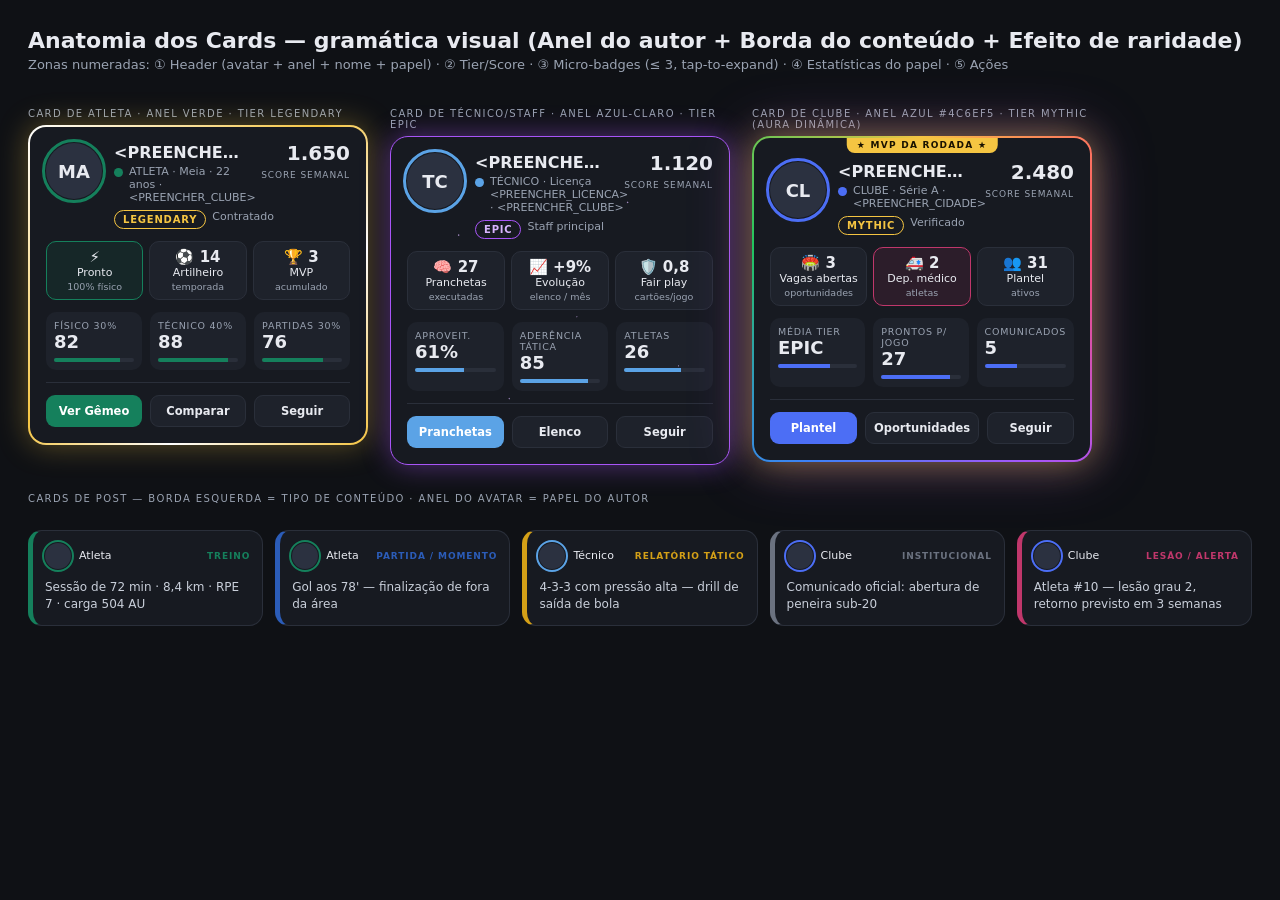
<file: docs/preview/card_anatomy.html>
<!DOCTYPE html>
<html lang="pt-BR">
<head>
<meta charset="UTF-8">
<meta name="viewport" content="width=device-width, initial-scale=1.0">
<title>Anatomia dos Cards — Football AI · Social</title>
<style>
:root{
  --bg:#0F1115; --panel:#171A21; --panel-2:#1E222B; --line:#2A2F3A; --ink:#E8EAF0; --muted:#9AA3B2;
  /* Anéis de identidade (UserRole) */
  --ring-atleta:#15805C; --ring-tecnico:#5BA3E6; --ring-clube:#4C6EF5; --ring-scout:#D4A017;
  --ring-marca:#7C3AED; --ring-imprensa:#EA580C; --ring-liga:#C9A227;
  /* Bordas de conteúdo (PostContentType) */
  --b-treino:#15805C; --b-partida:#2B5CB8; --b-tatico:#D4A017; --b-inst:#6B7280; --b-lesao:#C0376B;
  /* Tiers */
  --rare:#3B82F6; --epic:#A855F7; --gold:#F5C542;
}
*{box-sizing:border-box}
body{margin:0;background:var(--bg);color:var(--ink);font-family:Inter,system-ui,sans-serif;padding:28px}
h1{font-size:22px;margin:0 0 4px}
.sub{color:var(--muted);font-size:13px;margin:0 0 22px}
.grid{display:grid;grid-template-columns:repeat(3,340px);gap:22px;align-items:start}
.zone-label{font-size:10px;letter-spacing:.14em;text-transform:uppercase;color:var(--muted);margin:14px 0 6px}

/* ===== CARD BASE ===== */
.card{position:relative;background:var(--panel);border-radius:18px;padding:16px;border:1px solid var(--line);overflow:hidden}
.card .zone{position:absolute;right:10px;font-size:9px;color:#fff;background:rgba(255,255,255,.08);border:1px dashed rgba(255,255,255,.25);padding:1px 6px;border-radius:4px;letter-spacing:.08em}
.header{display:flex;gap:12px;align-items:center}
.avatar{width:56px;height:56px;border-radius:50%;background:#2B3140;display:grid;place-items:center;font-weight:700;font-size:18px;position:relative;flex:none}
.avatar::after{content:"";position:absolute;inset:-4px;border-radius:50%;border:3px solid var(--ring)}
.who{flex:1;min-width:0}
.header{align-items:flex-start}
.name{font-weight:700;font-size:16px;line-height:1.2;white-space:nowrap;overflow:hidden;text-overflow:ellipsis}
.role{font-size:11px;color:var(--muted);display:flex;align-items:center;gap:6px;margin-top:3px}
.dot{width:9px;height:9px;border-radius:50%;background:var(--ring);display:inline-block;flex:none}
.role{align-items:flex-start}
.role .dot{margin-top:3px}
.tierpill{font-size:10px;font-weight:700;letter-spacing:.08em;padding:3px 8px;border-radius:100px;border:1px solid}
.badges{display:flex;gap:6px;margin:12px 0 0}
.badge{flex:1;background:var(--panel-2);border:1px solid var(--line);border-radius:10px;padding:7px 6px;text-align:center;font-size:11px}
.badge b{display:block;font-size:15px;line-height:1.1}
.badge small{display:block;color:var(--muted);font-size:9.5px;margin-top:2px}
.badge.red{border-color:#C0376B;background:rgba(192,55,107,.12)}
.badge.green{border-color:#15805C;background:rgba(21,128,92,.12)}
.stats{display:grid;grid-template-columns:repeat(3,1fr);gap:8px;margin-top:12px}
.stat{background:var(--panel-2);border-radius:10px;padding:8px}
.stat small{display:block;color:var(--muted);font-size:9.5px;text-transform:uppercase;letter-spacing:.08em}
.stat b{font-size:18px}
.stat .bar{height:4px;border-radius:2px;background:#2A2F3A;margin-top:6px;overflow:hidden}
.stat .bar i{display:block;height:100%;background:var(--ring)}
.footer{display:flex;gap:8px;margin-top:12px;padding-top:12px;border-top:1px solid var(--line)}
.btn{flex:1;font-size:11.5px;font-weight:600;padding:8px;border-radius:9px;border:1px solid var(--line);background:var(--panel-2);color:var(--ink);text-align:center}
.btn.primary{background:var(--ring);border-color:transparent;color:#fff}
.score{text-align:right;flex:none;padding-left:6px}
.score b{display:block;font-size:20px;line-height:1}
.score small{font-size:9px;color:var(--muted);letter-spacing:.1em}

/* ===== TIERS ===== */
.tier-common{border-color:var(--line)}
.tier-rare{border-color:var(--rare);box-shadow:0 0 0 1px rgba(59,130,246,.35),0 0 24px rgba(59,130,246,.35)}
.tier-epic{border-color:var(--epic);box-shadow:0 0 28px rgba(168,85,247,.45)}
.tier-epic::before{content:"";position:absolute;inset:0;pointer-events:none;
  background:radial-gradient(2px 2px at 20% 30%,rgba(216,180,254,.9),transparent 60%),
             radial-gradient(2px 2px at 70% 20%,rgba(216,180,254,.8),transparent 60%),
             radial-gradient(1.5px 1.5px at 85% 70%,rgba(216,180,254,.9),transparent 60%),
             radial-gradient(2px 2px at 35% 80%,rgba(216,180,254,.7),transparent 60%),
             radial-gradient(1.5px 1.5px at 55% 55%,rgba(216,180,254,.8),transparent 60%)}
.tier-legendary{border:2px solid transparent;background:
  linear-gradient(var(--panel),var(--panel)) padding-box,
  linear-gradient(135deg,#FFFFFF 0%,var(--gold) 45%,#FFFFFF 70%,var(--gold) 100%) border-box;
  box-shadow:0 0 30px rgba(245,197,66,.35)}
.tier-mythic{border:2px solid transparent;background:
  linear-gradient(var(--panel),var(--panel)) padding-box,
  conic-gradient(from 0deg,#F5C542,#FF4D6D,#A855F7,#3B82F6,#22C55E,#F5C542) border-box;
  animation:mythicAura 6s linear infinite;box-shadow:0 0 36px rgba(245,197,66,.45),0 0 60px rgba(168,85,247,.35)}
@keyframes mythicAura{0%{filter:hue-rotate(0deg) saturate(1.1)}100%{filter:hue-rotate(360deg) saturate(1.1)}}
.mvp{position:absolute;top:-1px;left:50%;transform:translateX(-50%);background:var(--gold);color:#1A1200;font-size:9px;font-weight:800;letter-spacing:.14em;padding:3px 10px;border-radius:0 0 8px 8px}

/* ===== POST CARDS (borda de conteúdo) ===== */
.posts{display:grid;grid-template-columns:repeat(5,1fr);gap:12px;margin-top:26px}
.post{background:var(--panel);border-radius:14px;border:1px solid var(--line);border-left:5px solid var(--bc);padding:12px}
.post .meta{display:flex;align-items:center;gap:8px;font-size:11px}
.post .av{width:26px;height:26px;border-radius:50%;background:#2B3140;position:relative;flex:none}
.post .av::after{content:"";position:absolute;inset:-3px;border-radius:50%;border:2px solid var(--ring)}
.post .type{margin-left:auto;font-size:9px;font-weight:700;letter-spacing:.1em;color:var(--bc)}
.post p{font-size:12px;color:#C9CFDA;margin:10px 0 0;line-height:1.45}
</style>
</head>
<body>
<h1>Anatomia dos Cards — gramática visual (Anel do autor + Borda do conteúdo + Efeito de raridade)</h1>
<p class="sub">Zonas numeradas: ① Header (avatar + anel + nome + papel) · ② Tier/Score · ③ Micro-badges (≤ 3, tap-to-expand) · ④ Estatísticas do papel · ⑤ Ações</p>

<div class="grid">

  <!-- ===== ATLETA · LEGENDARY ===== -->
  <div>
    <div class="zone-label">Card de Atleta · anel verde · tier LEGENDARY</div>
    <div class="card tier-legendary" style="--ring:var(--ring-atleta)">
      <div class="header">
        <div class="avatar">MA</div>
        <div class="who">
          <div class="name">&lt;PREENCHER_NOME&gt;</div>
          <div class="role"><span class="dot"></span> ATLETA · Meia · 22 anos · &lt;PREENCHER_CLUBE&gt;</div>
          <div class="role" style="margin-top:6px"><span class="tierpill" style="border-color:var(--gold);color:var(--gold)">LEGENDARY</span><span style="color:var(--muted)">Contratado</span></div>
        </div>
      <div class="score"><b>1.650</b><small>SCORE SEMANAL</small></div></div>
      
      <div class="badges">
        <div class="badge green"><b>⚡</b>Pronto<small>100% físico</small></div>
        <div class="badge"><b>⚽ 14</b>Artilheiro<small>temporada</small></div>
        <div class="badge"><b>🏆 3</b>MVP<small>acumulado</small></div>
      </div>
      <div class="stats">
        <div class="stat"><small>Físico 30%</small><b>82</b><div class="bar"><i style="width:82%"></i></div></div>
        <div class="stat"><small>Técnico 40%</small><b>88</b><div class="bar"><i style="width:88%"></i></div></div>
        <div class="stat"><small>Partidas 30%</small><b>76</b><div class="bar"><i style="width:76%"></i></div></div>
      </div>
      <div class="footer"><div class="btn primary">Ver Gêmeo</div><div class="btn">Comparar</div><div class="btn">Seguir</div></div>
    </div>
  </div>

  <!-- ===== TÉCNICO · EPIC ===== -->
  <div>
    <div class="zone-label">Card de Técnico/Staff · anel azul-claro · tier EPIC</div>
    <div class="card tier-epic" style="--ring:var(--ring-tecnico)">
      <div class="header">
        <div class="avatar">TC</div>
        <div class="who">
          <div class="name">&lt;PREENCHER_NOME&gt;</div>
          <div class="role"><span class="dot"></span> TÉCNICO · Licença &lt;PREENCHER_LICENCA&gt; · &lt;PREENCHER_CLUBE&gt;</div>
          <div class="role" style="margin-top:6px"><span class="tierpill" style="border-color:var(--epic);color:#D8B4FE">EPIC</span><span style="color:var(--muted)">Staff principal</span></div>
        </div>
      <div class="score"><b>1.120</b><small>SCORE SEMANAL</small></div></div>
      
      <div class="badges">
        <div class="badge"><b>🧠 27</b>Pranchetas<small>executadas</small></div>
        <div class="badge"><b>📈 +9%</b>Evolução<small>elenco / mês</small></div>
        <div class="badge"><b>🛡️ 0,8</b>Fair play<small>cartões/jogo</small></div>
      </div>
      <div class="stats">
        <div class="stat"><small>Aproveit.</small><b>61%</b><div class="bar"><i style="width:61%"></i></div></div>
        <div class="stat"><small>Aderência tática</small><b>85</b><div class="bar"><i style="width:85%"></i></div></div>
        <div class="stat"><small>Atletas</small><b>26</b><div class="bar"><i style="width:70%"></i></div></div>
      </div>
      <div class="footer"><div class="btn primary">Pranchetas</div><div class="btn">Elenco</div><div class="btn">Seguir</div></div>
    </div>
  </div>

  <!-- ===== CLUBE · MYTHIC ===== -->
  <div>
    <div class="zone-label">Card de Clube · anel azul #4C6EF5 · tier MYTHIC (aura dinâmica)</div>
    <div class="card tier-mythic" style="--ring:var(--ring-clube)">
      <div class="mvp">★ MVP DA RODADA ★</div>
      <div class="header" style="margin-top:8px">
        <div class="avatar">CL</div>
        <div class="who">
          <div class="name">&lt;PREENCHER_CLUBE&gt;</div>
          <div class="role"><span class="dot"></span> CLUBE · Série A · &lt;PREENCHER_CIDADE&gt;</div>
          <div class="role" style="margin-top:6px"><span class="tierpill" style="border-color:var(--gold);color:var(--gold)">MYTHIC</span><span style="color:var(--muted)">Verificado</span></div>
        </div>
      <div class="score"><b>2.480</b><small>SCORE SEMANAL</small></div></div>
      
      <div class="badges">
        <div class="badge"><b>🏟️ 3</b>Vagas abertas<small>oportunidades</small></div>
        <div class="badge red"><b>🚑 2</b>Dep. médico<small>atletas</small></div>
        <div class="badge"><b>👥 31</b>Plantel<small>ativos</small></div>
      </div>
      <div class="stats">
        <div class="stat"><small>Média tier</small><b>EPIC</b><div class="bar"><i style="width:65%"></i></div></div>
        <div class="stat"><small>Prontos p/ jogo</small><b>27</b><div class="bar"><i style="width:87%"></i></div></div>
        <div class="stat"><small>Comunicados</small><b>5</b><div class="bar"><i style="width:40%"></i></div></div>
      </div>
      <div class="footer"><div class="btn primary">Plantel</div><div class="btn">Oportunidades</div><div class="btn">Seguir</div></div>
    </div>
  </div>
</div>

<div class="zone-label" style="margin-top:28px">Cards de post — borda esquerda = tipo de conteúdo · anel do avatar = papel do autor</div>
<div class="posts">
  <div class="post" style="--bc:var(--b-treino);--ring:var(--ring-atleta)"><div class="meta"><span class="av"></span>Atleta<span class="type">TREINO</span></div><p>Sessão de 72 min · 8,4 km · RPE 7 · carga 504 AU</p></div>
  <div class="post" style="--bc:var(--b-partida);--ring:var(--ring-atleta)"><div class="meta"><span class="av"></span>Atleta<span class="type">PARTIDA / MOMENTO</span></div><p>Gol aos 78' — finalização de fora da área</p></div>
  <div class="post" style="--bc:var(--b-tatico);--ring:var(--ring-tecnico)"><div class="meta"><span class="av"></span>Técnico<span class="type">RELATÓRIO TÁTICO</span></div><p>4-3-3 com pressão alta — drill de saída de bola</p></div>
  <div class="post" style="--bc:var(--b-inst);--ring:var(--ring-clube)"><div class="meta"><span class="av"></span>Clube<span class="type">INSTITUCIONAL</span></div><p>Comunicado oficial: abertura de peneira sub-20</p></div>
  <div class="post" style="--bc:var(--b-lesao);--ring:var(--ring-clube)"><div class="meta"><span class="av"></span>Clube<span class="type">LESÃO / ALERTA</span></div><p>Atleta #10 — lesão grau 2, retorno previsto em 3 semanas</p></div>
</div>
</body>
</html>
</file>
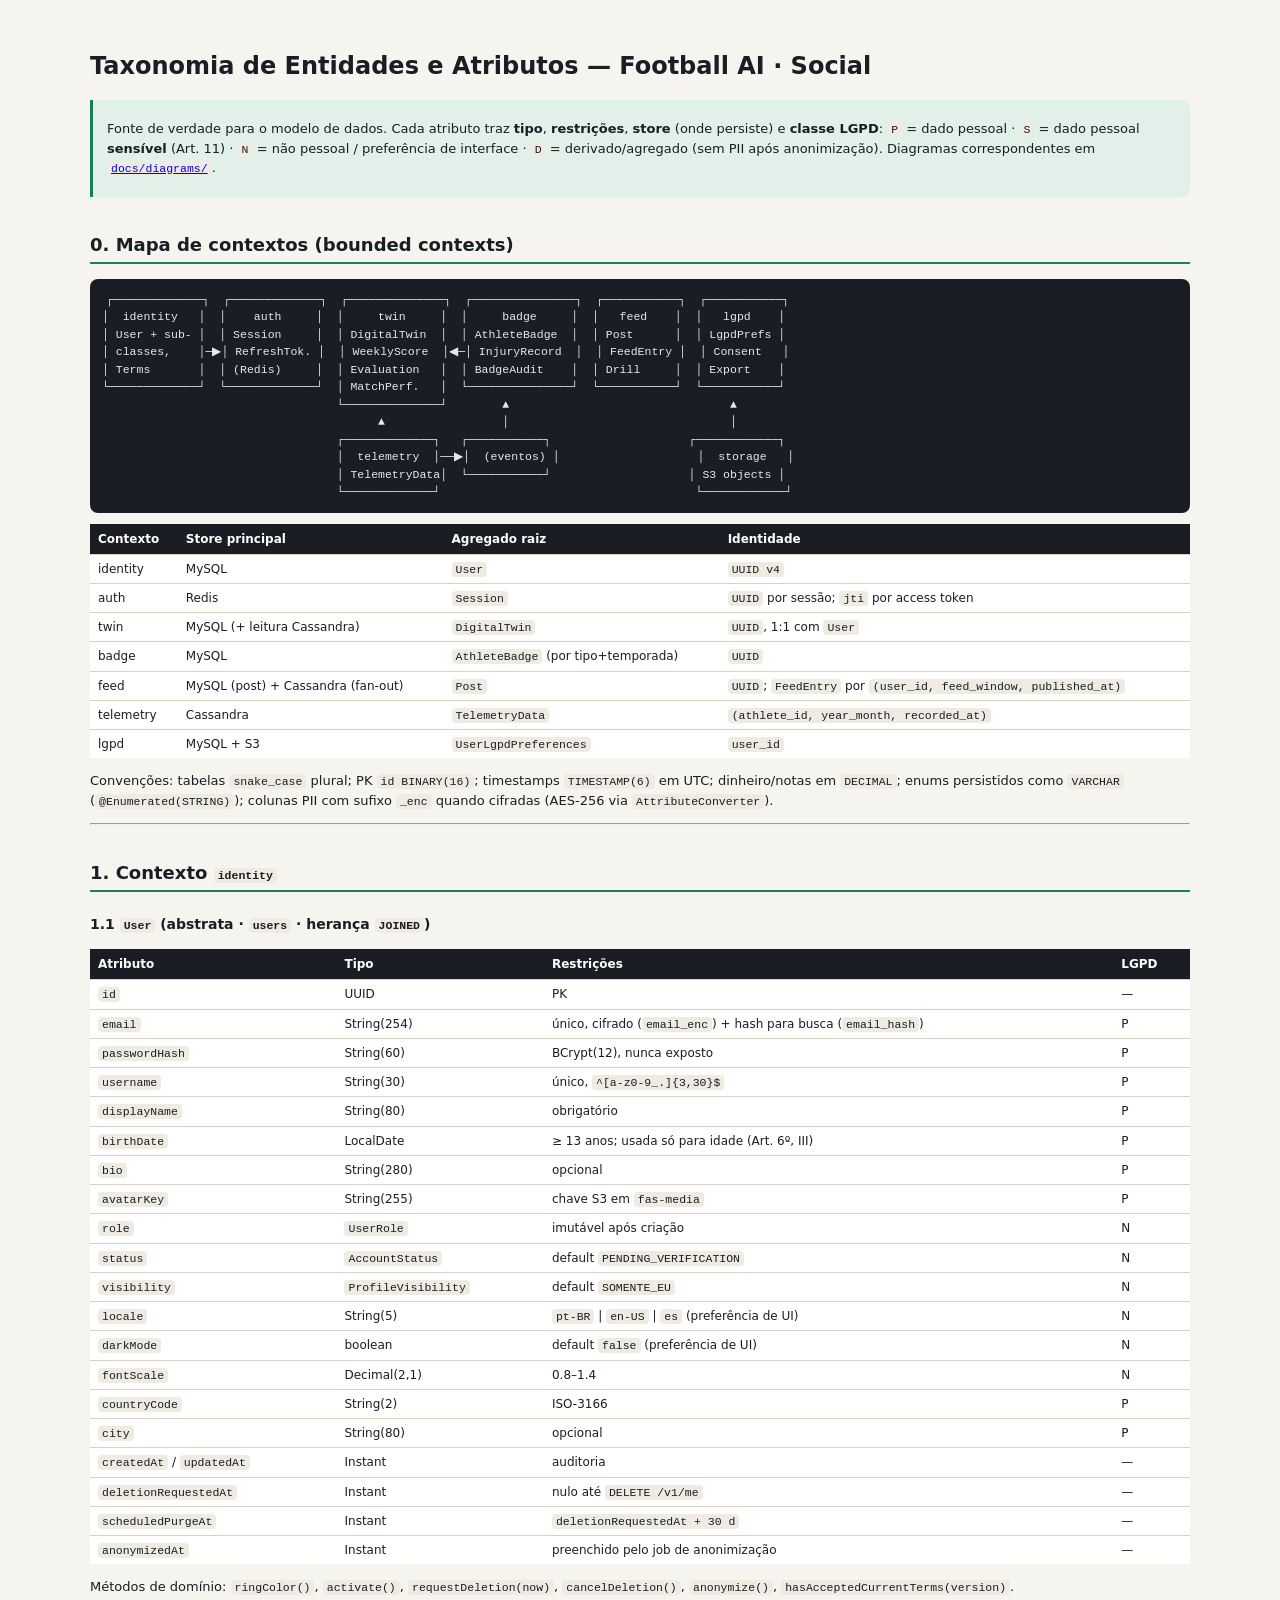
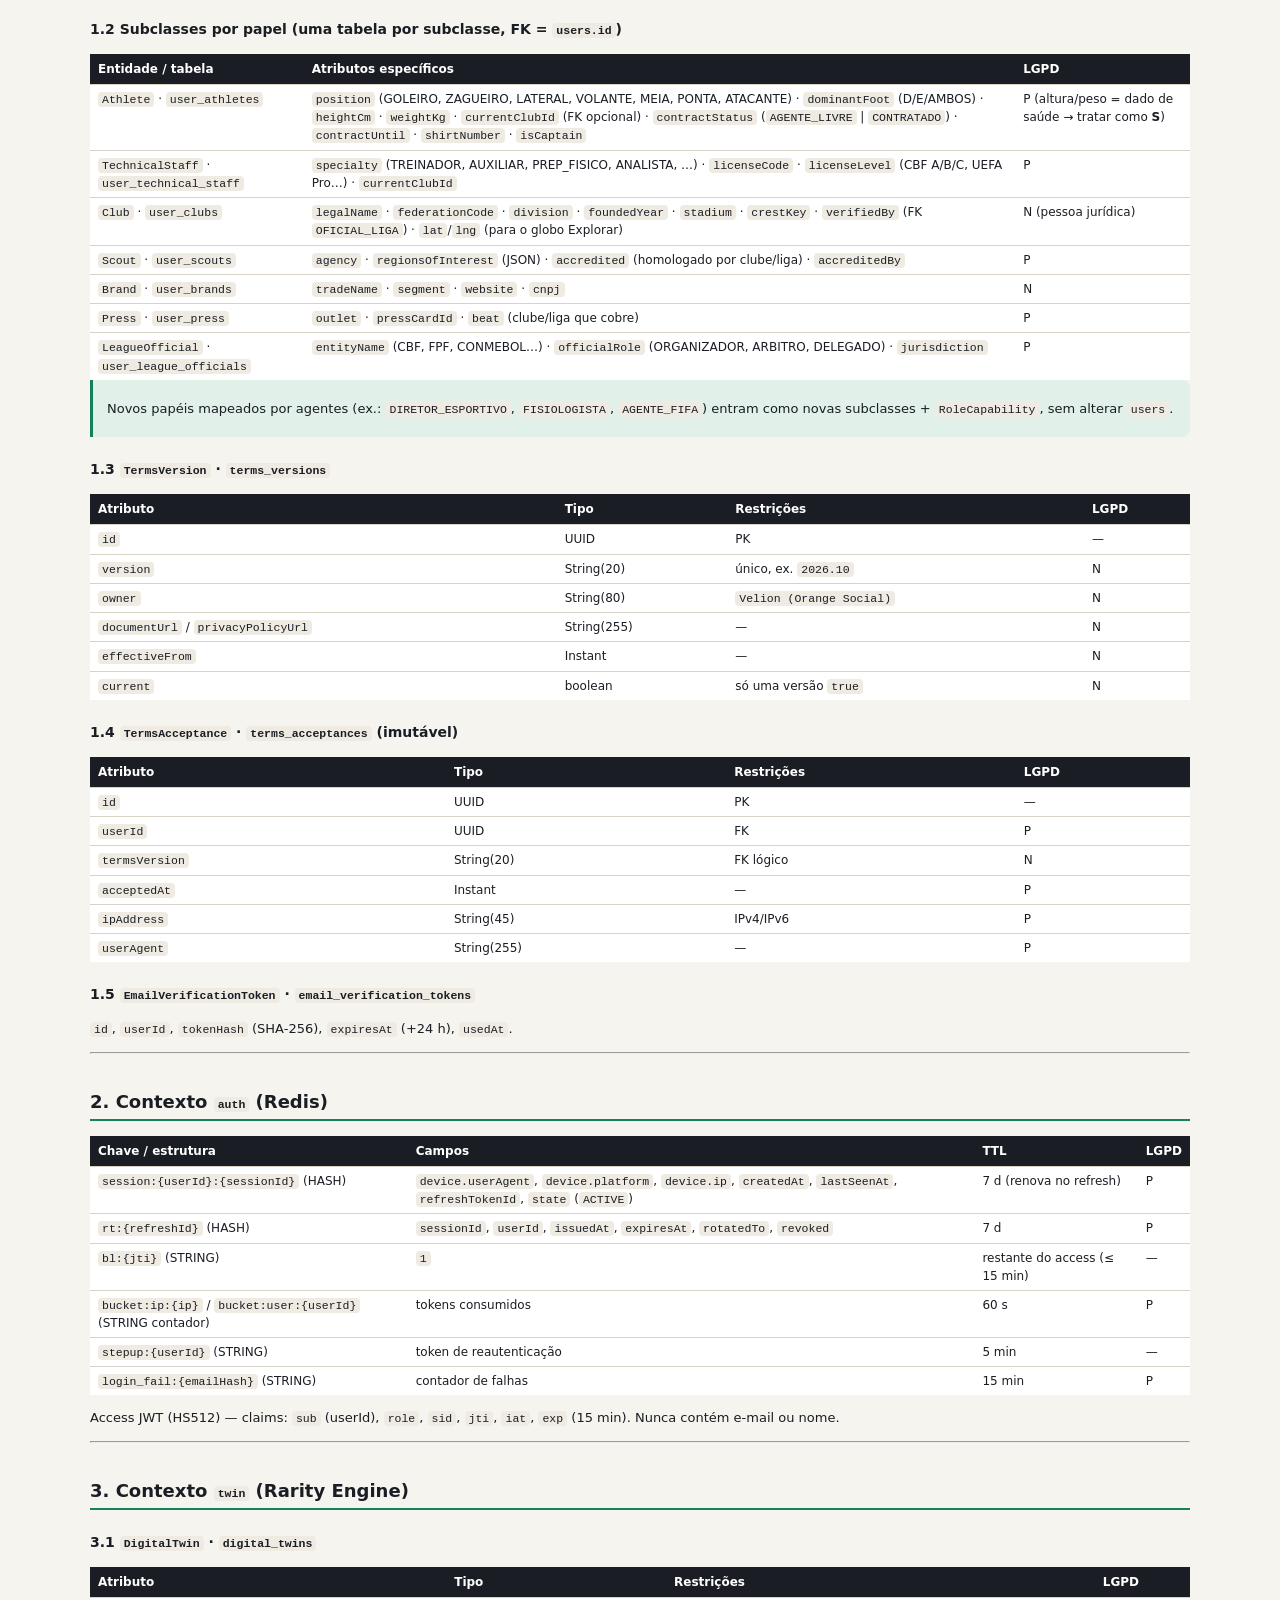
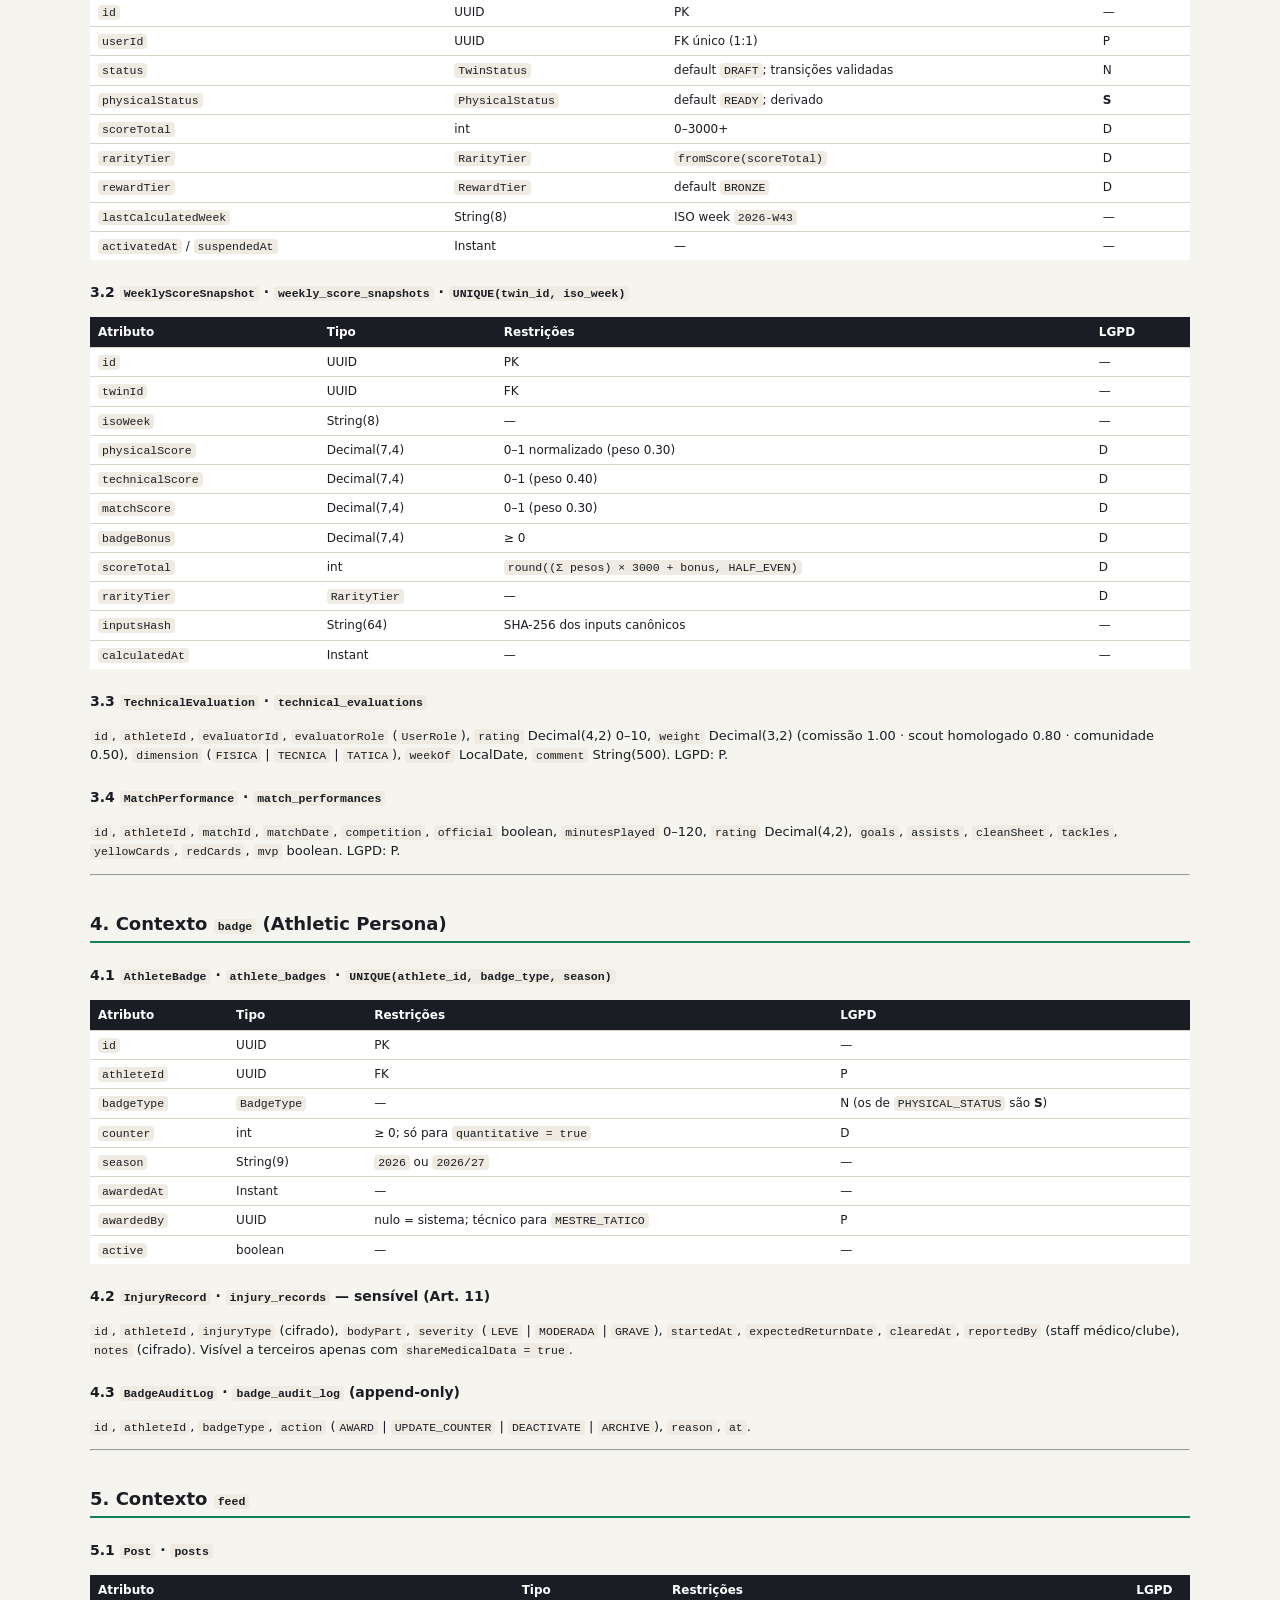
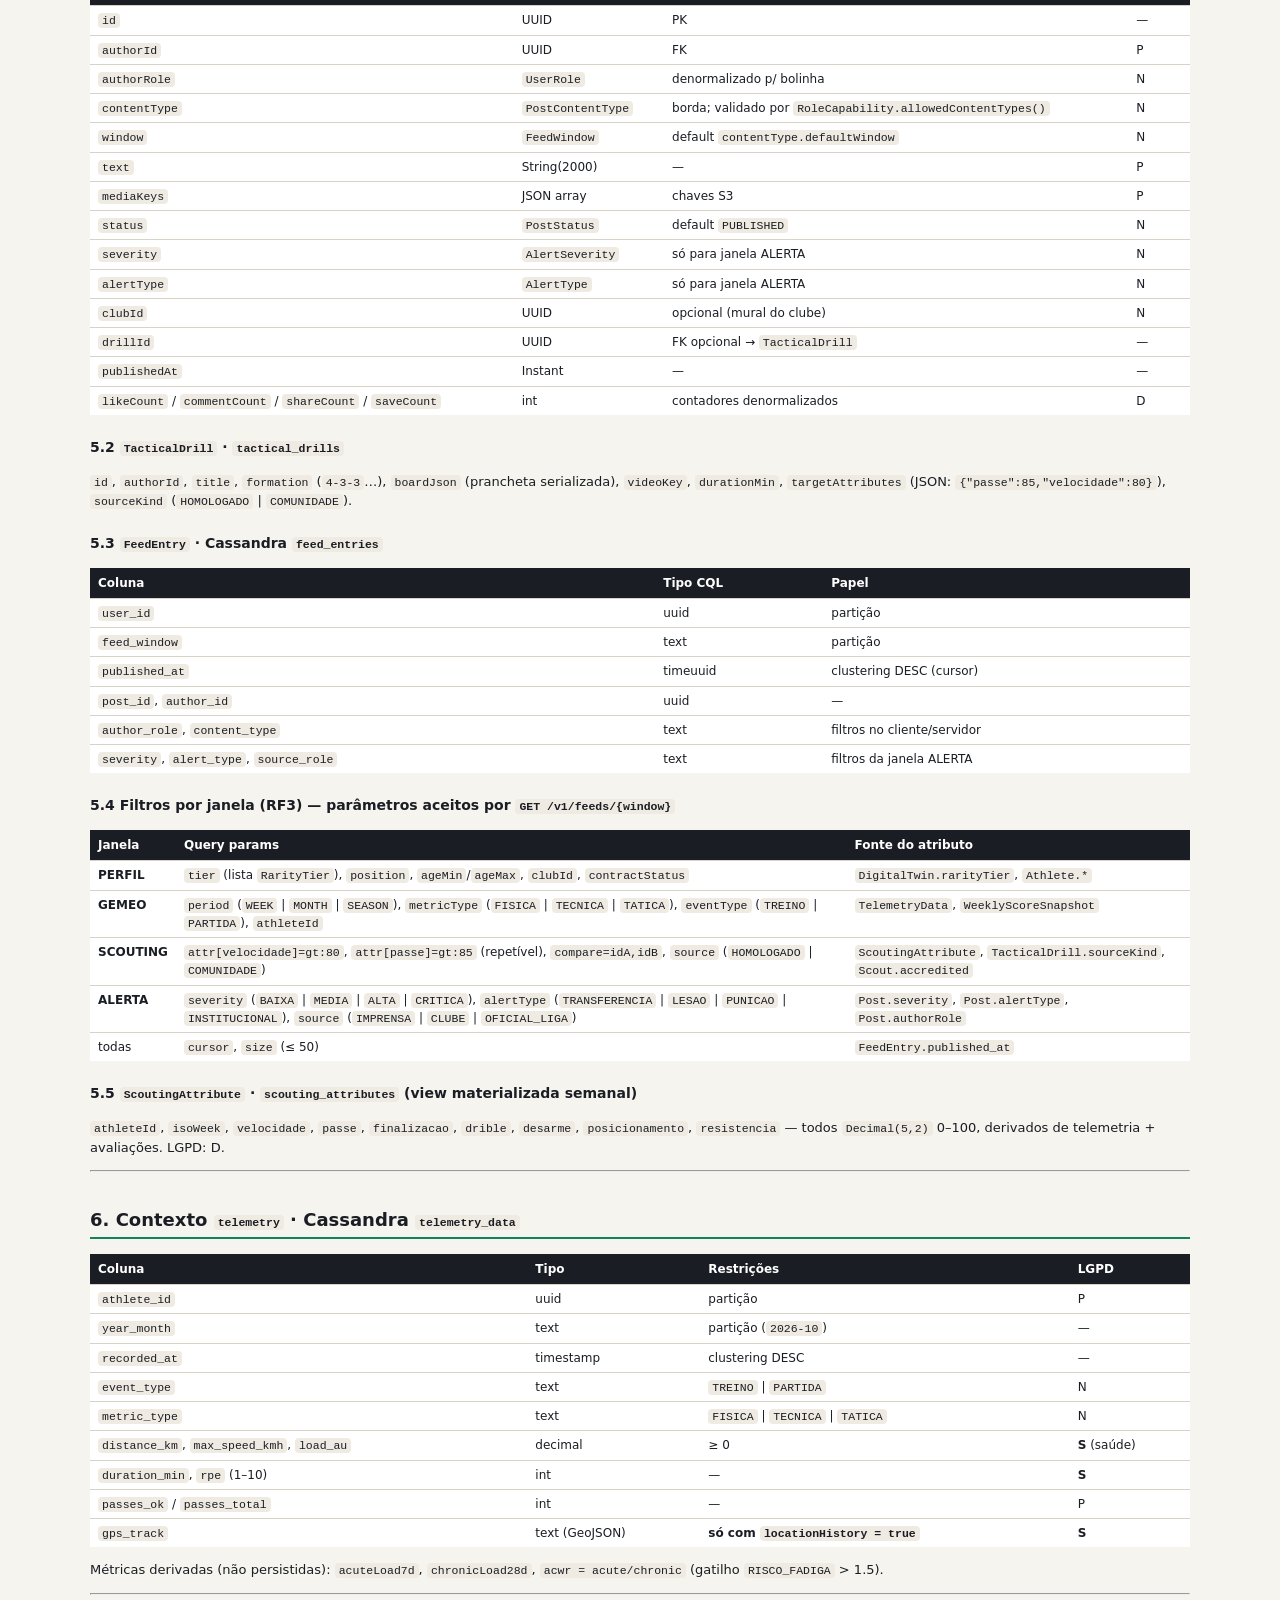
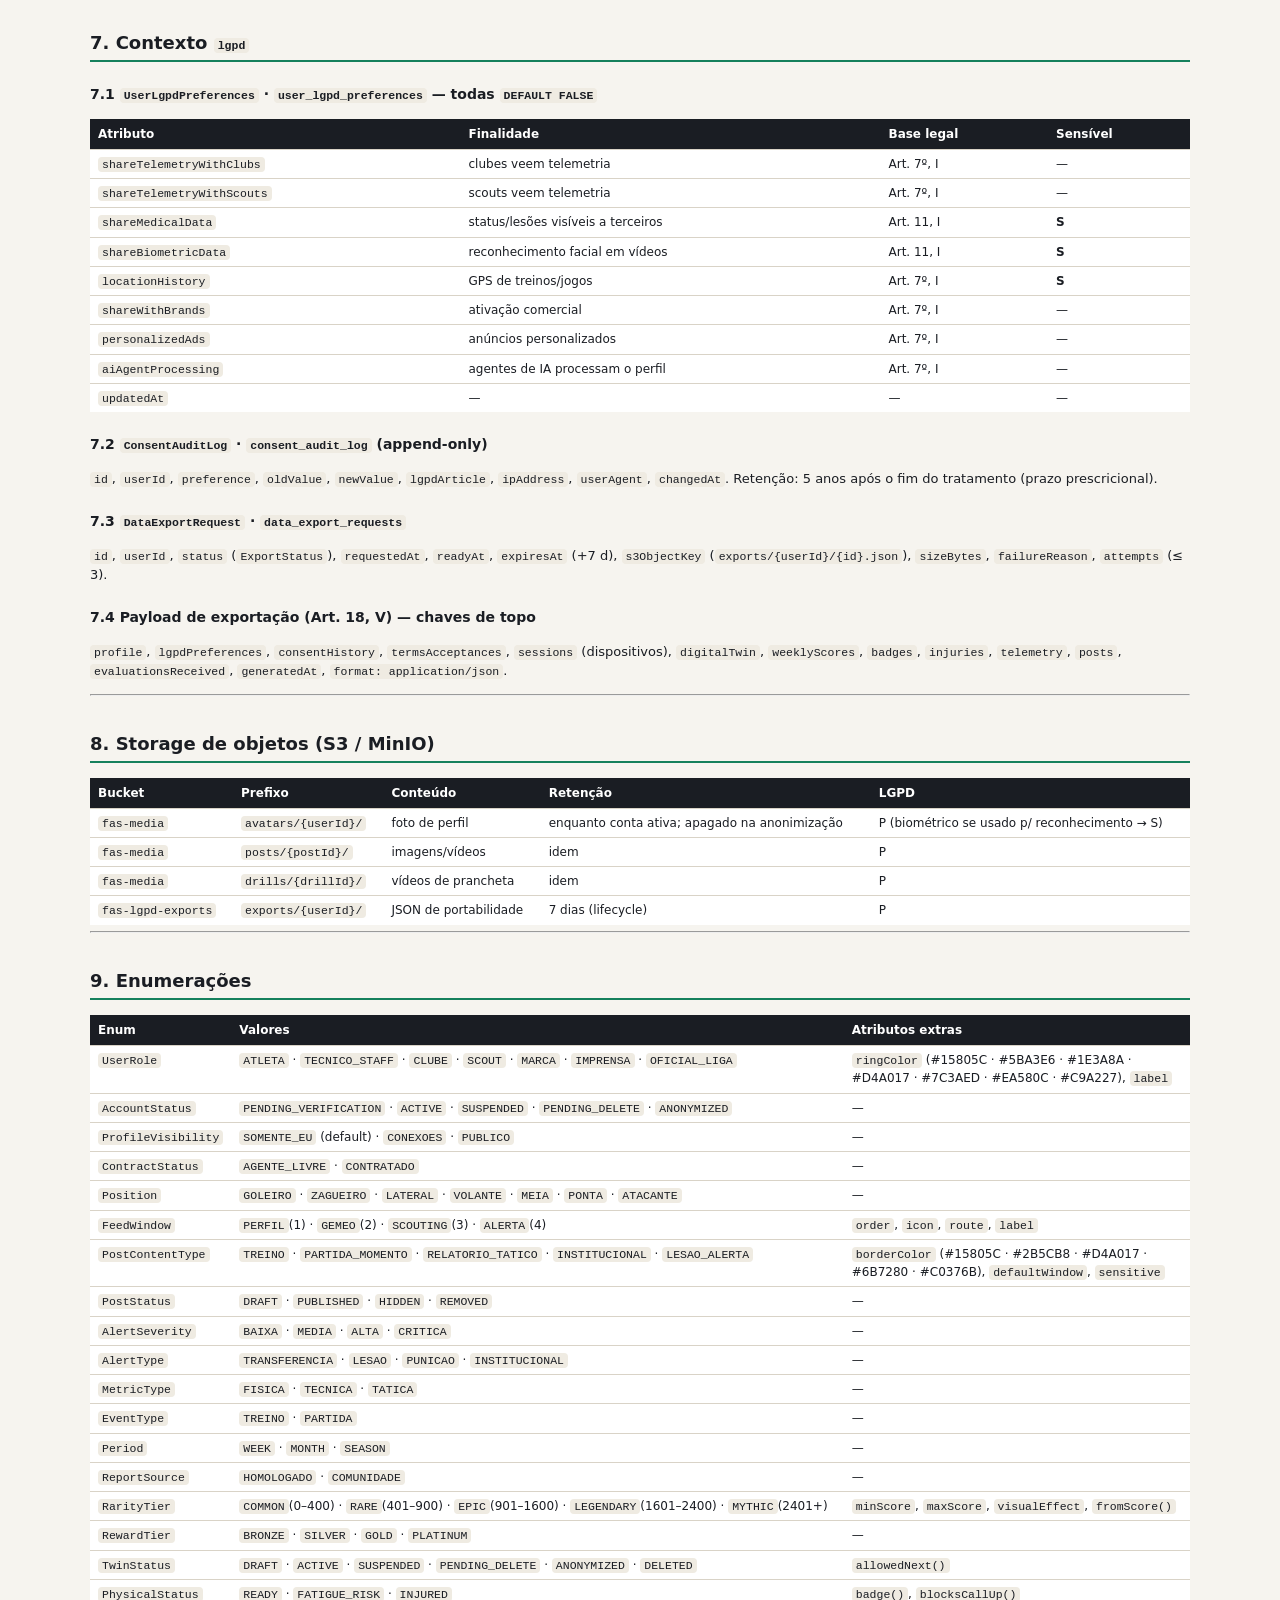
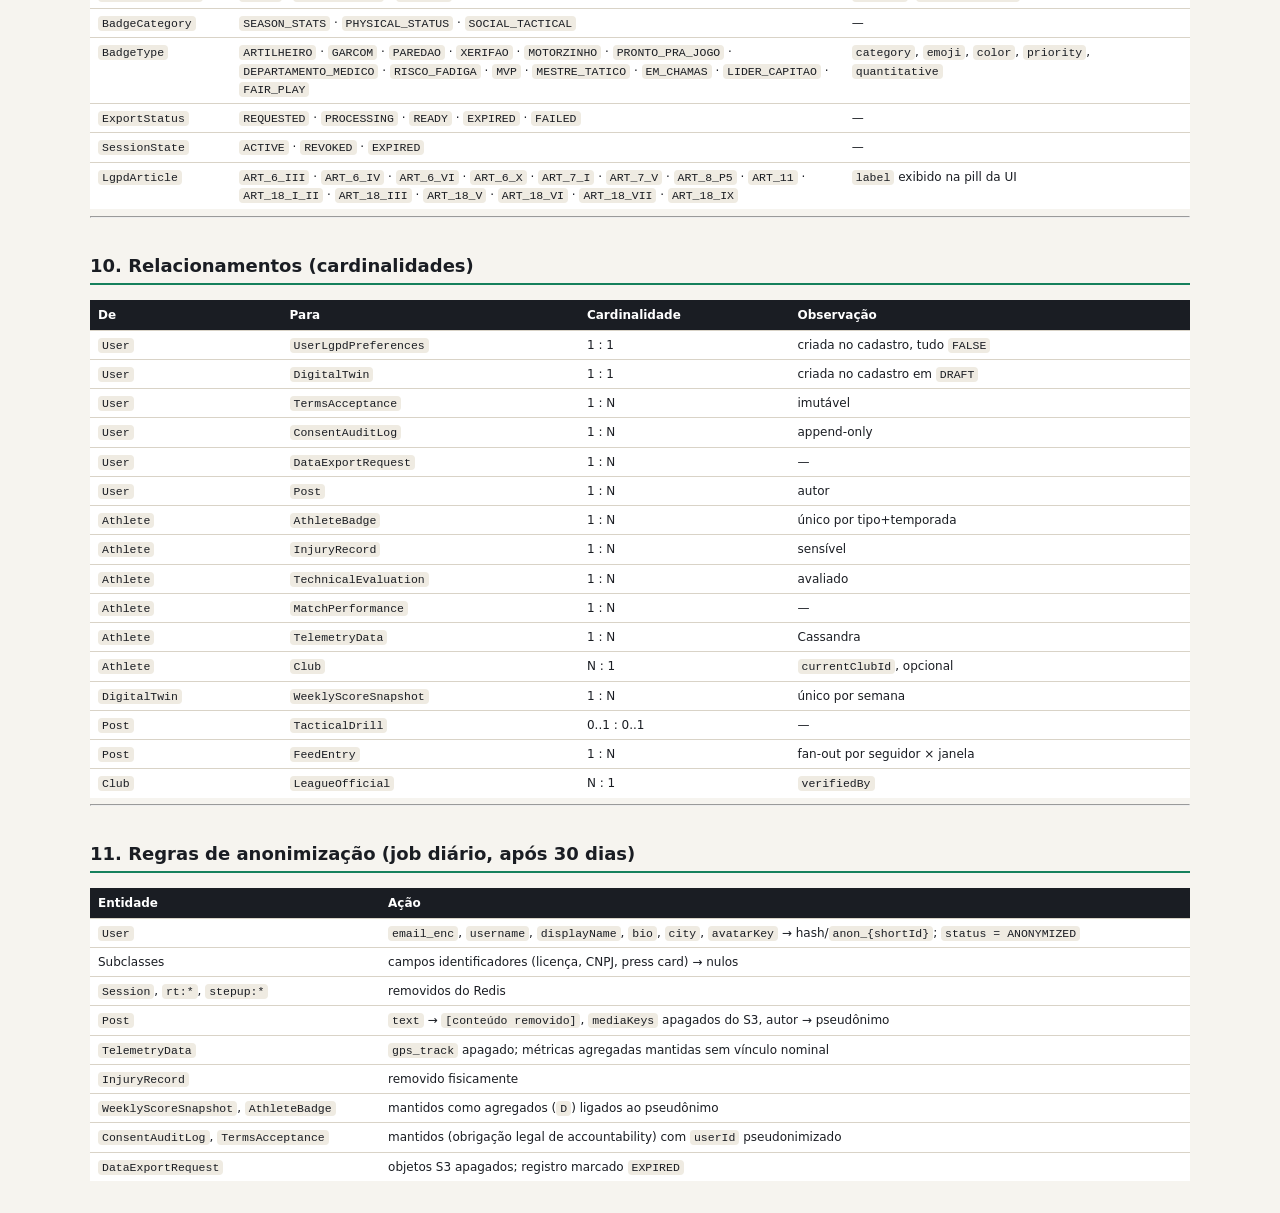
<file: docs/preview/entity_taxonomy.html>
<!DOCTYPE html><html lang="pt-BR"><head><meta charset="utf-8"><title>Taxonomia</title><style>
body{font-family:Inter,system-ui,sans-serif;background:#F6F4EF;color:#1A1D23;max-width:1100px;margin:0 auto;padding:32px;line-height:1.5;font-size:13px}
h1{font-size:24px} h2{font-size:18px;margin-top:34px;border-bottom:2px solid #15805C;padding-bottom:4px} h3{font-size:14px;margin-top:22px}
table{border-collapse:collapse;width:100%;font-size:12px;background:#fff} th{background:#1A1D23;color:#fff;text-align:left;padding:6px 8px} td{border-top:1px solid #D9D3C7;padding:5px 8px;vertical-align:top}
code{background:#EFEBE2;padding:1px 4px;border-radius:4px;font-size:11.5px} pre{background:#1A1D23;color:#E6E8EC;padding:12px;border-radius:8px;font-size:11px;overflow:auto} pre code{background:none;color:inherit}
blockquote{border-left:3px solid #15805C;margin:0;padding:6px 14px;background:#E2F0EA;border-radius:0 8px 8px 0}
</style></head><body><h1>Taxonomia de Entidades e Atributos — Football AI · Social</h1>
<blockquote>
<p>Fonte de verdade para o modelo de dados. Cada atributo traz <strong>tipo</strong>, <strong>restrições</strong>, <strong>store</strong> (onde persiste) e <strong>classe LGPD</strong>:
<code>P</code> = dado pessoal · <code>S</code> = dado pessoal <strong>sensível</strong> (Art. 11) · <code>N</code> = não pessoal / preferência de interface · <code>D</code> = derivado/agregado (sem PII após anonimização).
Diagramas correspondentes em <a href="diagrams/README.md"><code>docs/diagrams/</code></a>.</p>
</blockquote>
<h2>0. Mapa de contextos (bounded contexts)</h2>
<pre><code>┌─────────────┐  ┌─────────────┐  ┌──────────────┐  ┌───────────────┐  ┌───────────┐  ┌───────────┐
│  identity   │  │    auth     │  │     twin     │  │     badge     │  │   feed    │  │   lgpd    │
│ User + sub- │  │ Session     │  │ DigitalTwin  │  │ AthleteBadge  │  │ Post      │  │ LgpdPrefs │
│ classes,    │─▶│ RefreshTok. │  │ WeeklyScore  │◀─│ InjuryRecord  │  │ FeedEntry │  │ Consent   │
│ Terms       │  │ (Redis)     │  │ Evaluation   │  │ BadgeAudit    │  │ Drill     │  │ Export    │
└─────────────┘  └─────────────┘  │ MatchPerf.   │  └───────────────┘  └───────────┘  └───────────┘
                                  └──────────────┘        ▲                                ▲
                                        ▲                 │                                │
                                  ┌─────────────┐   ┌───────────┐                    ┌────────────┐
                                  │  telemetry  │──▶│  (eventos) │                    │  storage   │
                                  │ TelemetryData│  └───────────┘                    │ S3 objects │
                                  └─────────────┘                                     └────────────┘
</code></pre>
<table>
<thead>
<tr>
<th>Contexto</th>
<th>Store principal</th>
<th>Agregado raiz</th>
<th>Identidade</th>
</tr>
</thead>
<tbody>
<tr>
<td>identity</td>
<td>MySQL</td>
<td><code>User</code></td>
<td><code>UUID v4</code></td>
</tr>
<tr>
<td>auth</td>
<td>Redis</td>
<td><code>Session</code></td>
<td><code>UUID</code> por sessão; <code>jti</code> por access token</td>
</tr>
<tr>
<td>twin</td>
<td>MySQL (+ leitura Cassandra)</td>
<td><code>DigitalTwin</code></td>
<td><code>UUID</code>, 1:1 com <code>User</code></td>
</tr>
<tr>
<td>badge</td>
<td>MySQL</td>
<td><code>AthleteBadge</code> (por tipo+temporada)</td>
<td><code>UUID</code></td>
</tr>
<tr>
<td>feed</td>
<td>MySQL (post) + Cassandra (fan-out)</td>
<td><code>Post</code></td>
<td><code>UUID</code>; <code>FeedEntry</code> por <code>(user_id, feed_window, published_at)</code></td>
</tr>
<tr>
<td>telemetry</td>
<td>Cassandra</td>
<td><code>TelemetryData</code></td>
<td><code>(athlete_id, year_month, recorded_at)</code></td>
</tr>
<tr>
<td>lgpd</td>
<td>MySQL + S3</td>
<td><code>UserLgpdPreferences</code></td>
<td><code>user_id</code></td>
</tr>
</tbody>
</table>
<p>Convenções: tabelas <code>snake_case</code> plural; PK <code>id BINARY(16)</code>; timestamps <code>TIMESTAMP(6)</code> em UTC; dinheiro/notas em <code>DECIMAL</code>; enums persistidos como <code>VARCHAR</code> (<code>@Enumerated(STRING)</code>); colunas PII com sufixo <code>_enc</code> quando cifradas (AES-256 via <code>AttributeConverter</code>).</p>
<hr />
<h2>1. Contexto <code>identity</code></h2>
<h3>1.1 <code>User</code> (abstrata · <code>users</code> · herança <code>JOINED</code>)</h3>
<table>
<thead>
<tr>
<th>Atributo</th>
<th>Tipo</th>
<th>Restrições</th>
<th>LGPD</th>
</tr>
</thead>
<tbody>
<tr>
<td><code>id</code></td>
<td>UUID</td>
<td>PK</td>
<td>—</td>
</tr>
<tr>
<td><code>email</code></td>
<td>String(254)</td>
<td>único, cifrado (<code>email_enc</code>) + hash para busca (<code>email_hash</code>)</td>
<td>P</td>
</tr>
<tr>
<td><code>passwordHash</code></td>
<td>String(60)</td>
<td>BCrypt(12), nunca exposto</td>
<td>P</td>
</tr>
<tr>
<td><code>username</code></td>
<td>String(30)</td>
<td>único, <code>^[a-z0-9_.]{3,30}$</code></td>
<td>P</td>
</tr>
<tr>
<td><code>displayName</code></td>
<td>String(80)</td>
<td>obrigatório</td>
<td>P</td>
</tr>
<tr>
<td><code>birthDate</code></td>
<td>LocalDate</td>
<td>≥ 13 anos; usada só para idade (Art. 6º, III)</td>
<td>P</td>
</tr>
<tr>
<td><code>bio</code></td>
<td>String(280)</td>
<td>opcional</td>
<td>P</td>
</tr>
<tr>
<td><code>avatarKey</code></td>
<td>String(255)</td>
<td>chave S3 em <code>fas-media</code></td>
<td>P</td>
</tr>
<tr>
<td><code>role</code></td>
<td><code>UserRole</code></td>
<td>imutável após criação</td>
<td>N</td>
</tr>
<tr>
<td><code>status</code></td>
<td><code>AccountStatus</code></td>
<td>default <code>PENDING_VERIFICATION</code></td>
<td>N</td>
</tr>
<tr>
<td><code>visibility</code></td>
<td><code>ProfileVisibility</code></td>
<td>default <code>SOMENTE_EU</code></td>
<td>N</td>
</tr>
<tr>
<td><code>locale</code></td>
<td>String(5)</td>
<td><code>pt-BR</code> | <code>en-US</code> | <code>es</code> (preferência de UI)</td>
<td>N</td>
</tr>
<tr>
<td><code>darkMode</code></td>
<td>boolean</td>
<td>default <code>false</code> (preferência de UI)</td>
<td>N</td>
</tr>
<tr>
<td><code>fontScale</code></td>
<td>Decimal(2,1)</td>
<td>0.8–1.4</td>
<td>N</td>
</tr>
<tr>
<td><code>countryCode</code></td>
<td>String(2)</td>
<td>ISO-3166</td>
<td>P</td>
</tr>
<tr>
<td><code>city</code></td>
<td>String(80)</td>
<td>opcional</td>
<td>P</td>
</tr>
<tr>
<td><code>createdAt</code> / <code>updatedAt</code></td>
<td>Instant</td>
<td>auditoria</td>
<td>—</td>
</tr>
<tr>
<td><code>deletionRequestedAt</code></td>
<td>Instant</td>
<td>nulo até <code>DELETE /v1/me</code></td>
<td>—</td>
</tr>
<tr>
<td><code>scheduledPurgeAt</code></td>
<td>Instant</td>
<td><code>deletionRequestedAt + 30 d</code></td>
<td>—</td>
</tr>
<tr>
<td><code>anonymizedAt</code></td>
<td>Instant</td>
<td>preenchido pelo job de anonimização</td>
<td>—</td>
</tr>
</tbody>
</table>
<p>Métodos de domínio: <code>ringColor()</code>, <code>activate()</code>, <code>requestDeletion(now)</code>, <code>cancelDeletion()</code>, <code>anonymize()</code>, <code>hasAcceptedCurrentTerms(version)</code>.</p>
<h3>1.2 Subclasses por papel (uma tabela por subclasse, FK = <code>users.id</code>)</h3>
<table>
<thead>
<tr>
<th>Entidade / tabela</th>
<th>Atributos específicos</th>
<th>LGPD</th>
</tr>
</thead>
<tbody>
<tr>
<td><code>Athlete</code> · <code>user_athletes</code></td>
<td><code>position</code> (GOLEIRO, ZAGUEIRO, LATERAL, VOLANTE, MEIA, PONTA, ATACANTE) · <code>dominantFoot</code> (D/E/AMBOS) · <code>heightCm</code> · <code>weightKg</code> · <code>currentClubId</code> (FK opcional) · <code>contractStatus</code> (<code>AGENTE_LIVRE</code> | <code>CONTRATADO</code>) · <code>contractUntil</code> · <code>shirtNumber</code> · <code>isCaptain</code></td>
<td>P (altura/peso = dado de saúde → tratar como <strong>S</strong>)</td>
</tr>
<tr>
<td><code>TechnicalStaff</code> · <code>user_technical_staff</code></td>
<td><code>specialty</code> (TREINADOR, AUXILIAR, PREP_FISICO, ANALISTA, …) · <code>licenseCode</code> · <code>licenseLevel</code> (CBF A/B/C, UEFA Pro…) · <code>currentClubId</code></td>
<td>P</td>
</tr>
<tr>
<td><code>Club</code> · <code>user_clubs</code></td>
<td><code>legalName</code> · <code>federationCode</code> · <code>division</code> · <code>foundedYear</code> · <code>stadium</code> · <code>crestKey</code> · <code>verifiedBy</code> (FK <code>OFICIAL_LIGA</code>) · <code>lat</code>/<code>lng</code> (para o globo Explorar)</td>
<td>N (pessoa jurídica)</td>
</tr>
<tr>
<td><code>Scout</code> · <code>user_scouts</code></td>
<td><code>agency</code> · <code>regionsOfInterest</code> (JSON) · <code>accredited</code> (homologado por clube/liga) · <code>accreditedBy</code></td>
<td>P</td>
</tr>
<tr>
<td><code>Brand</code> · <code>user_brands</code></td>
<td><code>tradeName</code> · <code>segment</code> · <code>website</code> · <code>cnpj</code></td>
<td>N</td>
</tr>
<tr>
<td><code>Press</code> · <code>user_press</code></td>
<td><code>outlet</code> · <code>pressCardId</code> · <code>beat</code> (clube/liga que cobre)</td>
<td>P</td>
</tr>
<tr>
<td><code>LeagueOfficial</code> · <code>user_league_officials</code></td>
<td><code>entityName</code> (CBF, FPF, CONMEBOL…) · <code>officialRole</code> (ORGANIZADOR, ARBITRO, DELEGADO) · <code>jurisdiction</code></td>
<td>P</td>
</tr>
</tbody>
</table>
<blockquote>
<p>Novos papéis mapeados por agentes (ex.: <code>DIRETOR_ESPORTIVO</code>, <code>FISIOLOGISTA</code>, <code>AGENTE_FIFA</code>) entram como novas subclasses + <code>RoleCapability</code>, sem alterar <code>users</code>.</p>
</blockquote>
<h3>1.3 <code>TermsVersion</code> · <code>terms_versions</code></h3>
<table>
<thead>
<tr>
<th>Atributo</th>
<th>Tipo</th>
<th>Restrições</th>
<th>LGPD</th>
</tr>
</thead>
<tbody>
<tr>
<td><code>id</code></td>
<td>UUID</td>
<td>PK</td>
<td>—</td>
</tr>
<tr>
<td><code>version</code></td>
<td>String(20)</td>
<td>único, ex. <code>2026.10</code></td>
<td>N</td>
</tr>
<tr>
<td><code>owner</code></td>
<td>String(80)</td>
<td><code>Velion (Orange Social)</code></td>
<td>N</td>
</tr>
<tr>
<td><code>documentUrl</code> / <code>privacyPolicyUrl</code></td>
<td>String(255)</td>
<td>—</td>
<td>N</td>
</tr>
<tr>
<td><code>effectiveFrom</code></td>
<td>Instant</td>
<td>—</td>
<td>N</td>
</tr>
<tr>
<td><code>current</code></td>
<td>boolean</td>
<td>só uma versão <code>true</code></td>
<td>N</td>
</tr>
</tbody>
</table>
<h3>1.4 <code>TermsAcceptance</code> · <code>terms_acceptances</code> (imutável)</h3>
<table>
<thead>
<tr>
<th>Atributo</th>
<th>Tipo</th>
<th>Restrições</th>
<th>LGPD</th>
</tr>
</thead>
<tbody>
<tr>
<td><code>id</code></td>
<td>UUID</td>
<td>PK</td>
<td>—</td>
</tr>
<tr>
<td><code>userId</code></td>
<td>UUID</td>
<td>FK</td>
<td>P</td>
</tr>
<tr>
<td><code>termsVersion</code></td>
<td>String(20)</td>
<td>FK lógico</td>
<td>N</td>
</tr>
<tr>
<td><code>acceptedAt</code></td>
<td>Instant</td>
<td>—</td>
<td>P</td>
</tr>
<tr>
<td><code>ipAddress</code></td>
<td>String(45)</td>
<td>IPv4/IPv6</td>
<td>P</td>
</tr>
<tr>
<td><code>userAgent</code></td>
<td>String(255)</td>
<td>—</td>
<td>P</td>
</tr>
</tbody>
</table>
<h3>1.5 <code>EmailVerificationToken</code> · <code>email_verification_tokens</code></h3>
<p><code>id</code>, <code>userId</code>, <code>tokenHash</code> (SHA-256), <code>expiresAt</code> (+24 h), <code>usedAt</code>.</p>
<hr />
<h2>2. Contexto <code>auth</code> (Redis)</h2>
<table>
<thead>
<tr>
<th>Chave / estrutura</th>
<th>Campos</th>
<th>TTL</th>
<th>LGPD</th>
</tr>
</thead>
<tbody>
<tr>
<td><code>session:{userId}:{sessionId}</code> (HASH)</td>
<td><code>device.userAgent</code>, <code>device.platform</code>, <code>device.ip</code>, <code>createdAt</code>, <code>lastSeenAt</code>, <code>refreshTokenId</code>, <code>state</code> (<code>ACTIVE</code>)</td>
<td>7 d (renova no refresh)</td>
<td>P</td>
</tr>
<tr>
<td><code>rt:{refreshId}</code> (HASH)</td>
<td><code>sessionId</code>, <code>userId</code>, <code>issuedAt</code>, <code>expiresAt</code>, <code>rotatedTo</code>, <code>revoked</code></td>
<td>7 d</td>
<td>P</td>
</tr>
<tr>
<td><code>bl:{jti}</code> (STRING)</td>
<td><code>1</code></td>
<td>restante do access (≤ 15 min)</td>
<td>—</td>
</tr>
<tr>
<td><code>bucket:ip:{ip}</code> / <code>bucket:user:{userId}</code> (STRING contador)</td>
<td>tokens consumidos</td>
<td>60 s</td>
<td>P</td>
</tr>
<tr>
<td><code>stepup:{userId}</code> (STRING)</td>
<td>token de reautenticação</td>
<td>5 min</td>
<td>—</td>
</tr>
<tr>
<td><code>login_fail:{emailHash}</code> (STRING)</td>
<td>contador de falhas</td>
<td>15 min</td>
<td>P</td>
</tr>
</tbody>
</table>
<p>Access JWT (HS512) — claims: <code>sub</code> (userId), <code>role</code>, <code>sid</code>, <code>jti</code>, <code>iat</code>, <code>exp</code> (15 min). Nunca contém e-mail ou nome.</p>
<hr />
<h2>3. Contexto <code>twin</code> (Rarity Engine)</h2>
<h3>3.1 <code>DigitalTwin</code> · <code>digital_twins</code></h3>
<table>
<thead>
<tr>
<th>Atributo</th>
<th>Tipo</th>
<th>Restrições</th>
<th>LGPD</th>
</tr>
</thead>
<tbody>
<tr>
<td><code>id</code></td>
<td>UUID</td>
<td>PK</td>
<td>—</td>
</tr>
<tr>
<td><code>userId</code></td>
<td>UUID</td>
<td>FK único (1:1)</td>
<td>P</td>
</tr>
<tr>
<td><code>status</code></td>
<td><code>TwinStatus</code></td>
<td>default <code>DRAFT</code>; transições validadas</td>
<td>N</td>
</tr>
<tr>
<td><code>physicalStatus</code></td>
<td><code>PhysicalStatus</code></td>
<td>default <code>READY</code>; derivado</td>
<td><strong>S</strong></td>
</tr>
<tr>
<td><code>scoreTotal</code></td>
<td>int</td>
<td>0–3000+</td>
<td>D</td>
</tr>
<tr>
<td><code>rarityTier</code></td>
<td><code>RarityTier</code></td>
<td><code>fromScore(scoreTotal)</code></td>
<td>D</td>
</tr>
<tr>
<td><code>rewardTier</code></td>
<td><code>RewardTier</code></td>
<td>default <code>BRONZE</code></td>
<td>D</td>
</tr>
<tr>
<td><code>lastCalculatedWeek</code></td>
<td>String(8)</td>
<td>ISO week <code>2026-W43</code></td>
<td>—</td>
</tr>
<tr>
<td><code>activatedAt</code> / <code>suspendedAt</code></td>
<td>Instant</td>
<td>—</td>
<td>—</td>
</tr>
</tbody>
</table>
<h3>3.2 <code>WeeklyScoreSnapshot</code> · <code>weekly_score_snapshots</code> · <code>UNIQUE(twin_id, iso_week)</code></h3>
<table>
<thead>
<tr>
<th>Atributo</th>
<th>Tipo</th>
<th>Restrições</th>
<th>LGPD</th>
</tr>
</thead>
<tbody>
<tr>
<td><code>id</code></td>
<td>UUID</td>
<td>PK</td>
<td>—</td>
</tr>
<tr>
<td><code>twinId</code></td>
<td>UUID</td>
<td>FK</td>
<td>—</td>
</tr>
<tr>
<td><code>isoWeek</code></td>
<td>String(8)</td>
<td>—</td>
<td>—</td>
</tr>
<tr>
<td><code>physicalScore</code></td>
<td>Decimal(7,4)</td>
<td>0–1 normalizado (peso 0.30)</td>
<td>D</td>
</tr>
<tr>
<td><code>technicalScore</code></td>
<td>Decimal(7,4)</td>
<td>0–1 (peso 0.40)</td>
<td>D</td>
</tr>
<tr>
<td><code>matchScore</code></td>
<td>Decimal(7,4)</td>
<td>0–1 (peso 0.30)</td>
<td>D</td>
</tr>
<tr>
<td><code>badgeBonus</code></td>
<td>Decimal(7,4)</td>
<td>≥ 0</td>
<td>D</td>
</tr>
<tr>
<td><code>scoreTotal</code></td>
<td>int</td>
<td><code>round((Σ pesos) × 3000 + bonus, HALF_EVEN)</code></td>
<td>D</td>
</tr>
<tr>
<td><code>rarityTier</code></td>
<td><code>RarityTier</code></td>
<td>—</td>
<td>D</td>
</tr>
<tr>
<td><code>inputsHash</code></td>
<td>String(64)</td>
<td>SHA-256 dos inputs canônicos</td>
<td>—</td>
</tr>
<tr>
<td><code>calculatedAt</code></td>
<td>Instant</td>
<td>—</td>
<td>—</td>
</tr>
</tbody>
</table>
<h3>3.3 <code>TechnicalEvaluation</code> · <code>technical_evaluations</code></h3>
<p><code>id</code>, <code>athleteId</code>, <code>evaluatorId</code>, <code>evaluatorRole</code> (<code>UserRole</code>), <code>rating</code> Decimal(4,2) 0–10, <code>weight</code> Decimal(3,2) (comissão 1.00 · scout homologado 0.80 · comunidade 0.50), <code>dimension</code> (<code>FISICA</code> | <code>TECNICA</code> | <code>TATICA</code>), <code>weekOf</code> LocalDate, <code>comment</code> String(500). LGPD: P.</p>
<h3>3.4 <code>MatchPerformance</code> · <code>match_performances</code></h3>
<p><code>id</code>, <code>athleteId</code>, <code>matchId</code>, <code>matchDate</code>, <code>competition</code>, <code>official</code> boolean, <code>minutesPlayed</code> 0–120, <code>rating</code> Decimal(4,2), <code>goals</code>, <code>assists</code>, <code>cleanSheet</code>, <code>tackles</code>, <code>yellowCards</code>, <code>redCards</code>, <code>mvp</code> boolean. LGPD: P.</p>
<hr />
<h2>4. Contexto <code>badge</code> (Athletic Persona)</h2>
<h3>4.1 <code>AthleteBadge</code> · <code>athlete_badges</code> · <code>UNIQUE(athlete_id, badge_type, season)</code></h3>
<table>
<thead>
<tr>
<th>Atributo</th>
<th>Tipo</th>
<th>Restrições</th>
<th>LGPD</th>
</tr>
</thead>
<tbody>
<tr>
<td><code>id</code></td>
<td>UUID</td>
<td>PK</td>
<td>—</td>
</tr>
<tr>
<td><code>athleteId</code></td>
<td>UUID</td>
<td>FK</td>
<td>P</td>
</tr>
<tr>
<td><code>badgeType</code></td>
<td><code>BadgeType</code></td>
<td>—</td>
<td>N (os de <code>PHYSICAL_STATUS</code> são <strong>S</strong>)</td>
</tr>
<tr>
<td><code>counter</code></td>
<td>int</td>
<td>≥ 0; só para <code>quantitative = true</code></td>
<td>D</td>
</tr>
<tr>
<td><code>season</code></td>
<td>String(9)</td>
<td><code>2026</code> ou <code>2026/27</code></td>
<td>—</td>
</tr>
<tr>
<td><code>awardedAt</code></td>
<td>Instant</td>
<td>—</td>
<td>—</td>
</tr>
<tr>
<td><code>awardedBy</code></td>
<td>UUID</td>
<td>nulo = sistema; técnico para <code>MESTRE_TATICO</code></td>
<td>P</td>
</tr>
<tr>
<td><code>active</code></td>
<td>boolean</td>
<td>—</td>
<td>—</td>
</tr>
</tbody>
</table>
<h3>4.2 <code>InjuryRecord</code> · <code>injury_records</code> — <strong>sensível (Art. 11)</strong></h3>
<p><code>id</code>, <code>athleteId</code>, <code>injuryType</code> (cifrado), <code>bodyPart</code>, <code>severity</code> (<code>LEVE</code> | <code>MODERADA</code> | <code>GRAVE</code>), <code>startedAt</code>, <code>expectedReturnDate</code>, <code>clearedAt</code>, <code>reportedBy</code> (staff médico/clube), <code>notes</code> (cifrado). Visível a terceiros apenas com <code>shareMedicalData = true</code>.</p>
<h3>4.3 <code>BadgeAuditLog</code> · <code>badge_audit_log</code> (append-only)</h3>
<p><code>id</code>, <code>athleteId</code>, <code>badgeType</code>, <code>action</code> (<code>AWARD</code> | <code>UPDATE_COUNTER</code> | <code>DEACTIVATE</code> | <code>ARCHIVE</code>), <code>reason</code>, <code>at</code>.</p>
<hr />
<h2>5. Contexto <code>feed</code></h2>
<h3>5.1 <code>Post</code> · <code>posts</code></h3>
<table>
<thead>
<tr>
<th>Atributo</th>
<th>Tipo</th>
<th>Restrições</th>
<th>LGPD</th>
</tr>
</thead>
<tbody>
<tr>
<td><code>id</code></td>
<td>UUID</td>
<td>PK</td>
<td>—</td>
</tr>
<tr>
<td><code>authorId</code></td>
<td>UUID</td>
<td>FK</td>
<td>P</td>
</tr>
<tr>
<td><code>authorRole</code></td>
<td><code>UserRole</code></td>
<td>denormalizado p/ bolinha</td>
<td>N</td>
</tr>
<tr>
<td><code>contentType</code></td>
<td><code>PostContentType</code></td>
<td>borda; validado por <code>RoleCapability.allowedContentTypes()</code></td>
<td>N</td>
</tr>
<tr>
<td><code>window</code></td>
<td><code>FeedWindow</code></td>
<td>default <code>contentType.defaultWindow</code></td>
<td>N</td>
</tr>
<tr>
<td><code>text</code></td>
<td>String(2000)</td>
<td>—</td>
<td>P</td>
</tr>
<tr>
<td><code>mediaKeys</code></td>
<td>JSON array</td>
<td>chaves S3</td>
<td>P</td>
</tr>
<tr>
<td><code>status</code></td>
<td><code>PostStatus</code></td>
<td>default <code>PUBLISHED</code></td>
<td>N</td>
</tr>
<tr>
<td><code>severity</code></td>
<td><code>AlertSeverity</code></td>
<td>só para janela ALERTA</td>
<td>N</td>
</tr>
<tr>
<td><code>alertType</code></td>
<td><code>AlertType</code></td>
<td>só para janela ALERTA</td>
<td>N</td>
</tr>
<tr>
<td><code>clubId</code></td>
<td>UUID</td>
<td>opcional (mural do clube)</td>
<td>N</td>
</tr>
<tr>
<td><code>drillId</code></td>
<td>UUID</td>
<td>FK opcional → <code>TacticalDrill</code></td>
<td>—</td>
</tr>
<tr>
<td><code>publishedAt</code></td>
<td>Instant</td>
<td>—</td>
<td>—</td>
</tr>
<tr>
<td><code>likeCount</code> / <code>commentCount</code> / <code>shareCount</code> / <code>saveCount</code></td>
<td>int</td>
<td>contadores denormalizados</td>
<td>D</td>
</tr>
</tbody>
</table>
<h3>5.2 <code>TacticalDrill</code> · <code>tactical_drills</code></h3>
<p><code>id</code>, <code>authorId</code>, <code>title</code>, <code>formation</code> (<code>4-3-3</code>…), <code>boardJson</code> (prancheta serializada), <code>videoKey</code>, <code>durationMin</code>, <code>targetAttributes</code> (JSON: <code>{"passe":85,"velocidade":80}</code>), <code>sourceKind</code> (<code>HOMOLOGADO</code> | <code>COMUNIDADE</code>).</p>
<h3>5.3 <code>FeedEntry</code> · Cassandra <code>feed_entries</code></h3>
<table>
<thead>
<tr>
<th>Coluna</th>
<th>Tipo CQL</th>
<th>Papel</th>
</tr>
</thead>
<tbody>
<tr>
<td><code>user_id</code></td>
<td>uuid</td>
<td>partição</td>
</tr>
<tr>
<td><code>feed_window</code></td>
<td>text</td>
<td>partição</td>
</tr>
<tr>
<td><code>published_at</code></td>
<td>timeuuid</td>
<td>clustering DESC (cursor)</td>
</tr>
<tr>
<td><code>post_id</code>, <code>author_id</code></td>
<td>uuid</td>
<td>—</td>
</tr>
<tr>
<td><code>author_role</code>, <code>content_type</code></td>
<td>text</td>
<td>filtros no cliente/servidor</td>
</tr>
<tr>
<td><code>severity</code>, <code>alert_type</code>, <code>source_role</code></td>
<td>text</td>
<td>filtros da janela ALERTA</td>
</tr>
</tbody>
</table>
<h3>5.4 Filtros por janela (RF3) — parâmetros aceitos por <code>GET /v1/feeds/{window}</code></h3>
<table>
<thead>
<tr>
<th>Janela</th>
<th>Query params</th>
<th>Fonte do atributo</th>
</tr>
</thead>
<tbody>
<tr>
<td><strong>PERFIL</strong></td>
<td><code>tier</code> (lista <code>RarityTier</code>), <code>position</code>, <code>ageMin</code>/<code>ageMax</code>, <code>clubId</code>, <code>contractStatus</code></td>
<td><code>DigitalTwin.rarityTier</code>, <code>Athlete.*</code></td>
</tr>
<tr>
<td><strong>GEMEO</strong></td>
<td><code>period</code> (<code>WEEK</code> | <code>MONTH</code> | <code>SEASON</code>), <code>metricType</code> (<code>FISICA</code> | <code>TECNICA</code> | <code>TATICA</code>), <code>eventType</code> (<code>TREINO</code> | <code>PARTIDA</code>), <code>athleteId</code></td>
<td><code>TelemetryData</code>, <code>WeeklyScoreSnapshot</code></td>
</tr>
<tr>
<td><strong>SCOUTING</strong></td>
<td><code>attr[velocidade]=gt:80</code>, <code>attr[passe]=gt:85</code> (repetível), <code>compare=idA,idB</code>, <code>source</code> (<code>HOMOLOGADO</code> | <code>COMUNIDADE</code>)</td>
<td><code>ScoutingAttribute</code>, <code>TacticalDrill.sourceKind</code>, <code>Scout.accredited</code></td>
</tr>
<tr>
<td><strong>ALERTA</strong></td>
<td><code>severity</code> (<code>BAIXA</code> | <code>MEDIA</code> | <code>ALTA</code> | <code>CRITICA</code>), <code>alertType</code> (<code>TRANSFERENCIA</code> | <code>LESAO</code> | <code>PUNICAO</code> | <code>INSTITUCIONAL</code>), <code>source</code> (<code>IMPRENSA</code> | <code>CLUBE</code> | <code>OFICIAL_LIGA</code>)</td>
<td><code>Post.severity</code>, <code>Post.alertType</code>, <code>Post.authorRole</code></td>
</tr>
<tr>
<td>todas</td>
<td><code>cursor</code>, <code>size</code> (≤ 50)</td>
<td><code>FeedEntry.published_at</code></td>
</tr>
</tbody>
</table>
<h3>5.5 <code>ScoutingAttribute</code> · <code>scouting_attributes</code> (view materializada semanal)</h3>
<p><code>athleteId</code>, <code>isoWeek</code>, <code>velocidade</code>, <code>passe</code>, <code>finalizacao</code>, <code>drible</code>, <code>desarme</code>, <code>posicionamento</code>, <code>resistencia</code> — todos <code>Decimal(5,2)</code> 0–100, derivados de telemetria + avaliações. LGPD: D.</p>
<hr />
<h2>6. Contexto <code>telemetry</code> · Cassandra <code>telemetry_data</code></h2>
<table>
<thead>
<tr>
<th>Coluna</th>
<th>Tipo</th>
<th>Restrições</th>
<th>LGPD</th>
</tr>
</thead>
<tbody>
<tr>
<td><code>athlete_id</code></td>
<td>uuid</td>
<td>partição</td>
<td>P</td>
</tr>
<tr>
<td><code>year_month</code></td>
<td>text</td>
<td>partição (<code>2026-10</code>)</td>
<td>—</td>
</tr>
<tr>
<td><code>recorded_at</code></td>
<td>timestamp</td>
<td>clustering DESC</td>
<td>—</td>
</tr>
<tr>
<td><code>event_type</code></td>
<td>text</td>
<td><code>TREINO</code> | <code>PARTIDA</code></td>
<td>N</td>
</tr>
<tr>
<td><code>metric_type</code></td>
<td>text</td>
<td><code>FISICA</code> | <code>TECNICA</code> | <code>TATICA</code></td>
<td>N</td>
</tr>
<tr>
<td><code>distance_km</code>, <code>max_speed_kmh</code>, <code>load_au</code></td>
<td>decimal</td>
<td>≥ 0</td>
<td><strong>S</strong> (saúde)</td>
</tr>
<tr>
<td><code>duration_min</code>, <code>rpe</code> (1–10)</td>
<td>int</td>
<td>—</td>
<td><strong>S</strong></td>
</tr>
<tr>
<td><code>passes_ok</code> / <code>passes_total</code></td>
<td>int</td>
<td>—</td>
<td>P</td>
</tr>
<tr>
<td><code>gps_track</code></td>
<td>text (GeoJSON)</td>
<td><strong>só com <code>locationHistory = true</code></strong></td>
<td><strong>S</strong></td>
</tr>
</tbody>
</table>
<p>Métricas derivadas (não persistidas): <code>acuteLoad7d</code>, <code>chronicLoad28d</code>, <code>acwr = acute/chronic</code> (gatilho <code>RISCO_FADIGA</code> &gt; 1.5).</p>
<hr />
<h2>7. Contexto <code>lgpd</code></h2>
<h3>7.1 <code>UserLgpdPreferences</code> · <code>user_lgpd_preferences</code> — <strong>todas <code>DEFAULT FALSE</code></strong></h3>
<table>
<thead>
<tr>
<th>Atributo</th>
<th>Finalidade</th>
<th>Base legal</th>
<th>Sensível</th>
</tr>
</thead>
<tbody>
<tr>
<td><code>shareTelemetryWithClubs</code></td>
<td>clubes veem telemetria</td>
<td>Art. 7º, I</td>
<td>—</td>
</tr>
<tr>
<td><code>shareTelemetryWithScouts</code></td>
<td>scouts veem telemetria</td>
<td>Art. 7º, I</td>
<td>—</td>
</tr>
<tr>
<td><code>shareMedicalData</code></td>
<td>status/lesões visíveis a terceiros</td>
<td>Art. 11, I</td>
<td><strong>S</strong></td>
</tr>
<tr>
<td><code>shareBiometricData</code></td>
<td>reconhecimento facial em vídeos</td>
<td>Art. 11, I</td>
<td><strong>S</strong></td>
</tr>
<tr>
<td><code>locationHistory</code></td>
<td>GPS de treinos/jogos</td>
<td>Art. 7º, I</td>
<td><strong>S</strong></td>
</tr>
<tr>
<td><code>shareWithBrands</code></td>
<td>ativação comercial</td>
<td>Art. 7º, I</td>
<td>—</td>
</tr>
<tr>
<td><code>personalizedAds</code></td>
<td>anúncios personalizados</td>
<td>Art. 7º, I</td>
<td>—</td>
</tr>
<tr>
<td><code>aiAgentProcessing</code></td>
<td>agentes de IA processam o perfil</td>
<td>Art. 7º, I</td>
<td>—</td>
</tr>
<tr>
<td><code>updatedAt</code></td>
<td>—</td>
<td>—</td>
<td>—</td>
</tr>
</tbody>
</table>
<h3>7.2 <code>ConsentAuditLog</code> · <code>consent_audit_log</code> (append-only)</h3>
<p><code>id</code>, <code>userId</code>, <code>preference</code>, <code>oldValue</code>, <code>newValue</code>, <code>lgpdArticle</code>, <code>ipAddress</code>, <code>userAgent</code>, <code>changedAt</code>. Retenção: 5 anos após o fim do tratamento (prazo prescricional).</p>
<h3>7.3 <code>DataExportRequest</code> · <code>data_export_requests</code></h3>
<p><code>id</code>, <code>userId</code>, <code>status</code> (<code>ExportStatus</code>), <code>requestedAt</code>, <code>readyAt</code>, <code>expiresAt</code> (+7 d), <code>s3ObjectKey</code> (<code>exports/{userId}/{id}.json</code>), <code>sizeBytes</code>, <code>failureReason</code>, <code>attempts</code> (≤ 3).</p>
<h3>7.4 Payload de exportação (Art. 18, V) — chaves de topo</h3>
<p><code>profile</code>, <code>lgpdPreferences</code>, <code>consentHistory</code>, <code>termsAcceptances</code>, <code>sessions</code> (dispositivos), <code>digitalTwin</code>, <code>weeklyScores</code>, <code>badges</code>, <code>injuries</code>, <code>telemetry</code>, <code>posts</code>, <code>evaluationsReceived</code>, <code>generatedAt</code>, <code>format: application/json</code>.</p>
<hr />
<h2>8. Storage de objetos (S3 / MinIO)</h2>
<table>
<thead>
<tr>
<th>Bucket</th>
<th>Prefixo</th>
<th>Conteúdo</th>
<th>Retenção</th>
<th>LGPD</th>
</tr>
</thead>
<tbody>
<tr>
<td><code>fas-media</code></td>
<td><code>avatars/{userId}/</code></td>
<td>foto de perfil</td>
<td>enquanto conta ativa; apagado na anonimização</td>
<td>P (biométrico se usado p/ reconhecimento → S)</td>
</tr>
<tr>
<td><code>fas-media</code></td>
<td><code>posts/{postId}/</code></td>
<td>imagens/vídeos</td>
<td>idem</td>
<td>P</td>
</tr>
<tr>
<td><code>fas-media</code></td>
<td><code>drills/{drillId}/</code></td>
<td>vídeos de prancheta</td>
<td>idem</td>
<td>P</td>
</tr>
<tr>
<td><code>fas-lgpd-exports</code></td>
<td><code>exports/{userId}/</code></td>
<td>JSON de portabilidade</td>
<td>7 dias (lifecycle)</td>
<td>P</td>
</tr>
</tbody>
</table>
<hr />
<h2>9. Enumerações</h2>
<table>
<thead>
<tr>
<th>Enum</th>
<th>Valores</th>
<th>Atributos extras</th>
</tr>
</thead>
<tbody>
<tr>
<td><code>UserRole</code></td>
<td><code>ATLETA</code> · <code>TECNICO_STAFF</code> · <code>CLUBE</code> · <code>SCOUT</code> · <code>MARCA</code> · <code>IMPRENSA</code> · <code>OFICIAL_LIGA</code></td>
<td><code>ringColor</code> (#15805C · #5BA3E6 · #1E3A8A · #D4A017 · #7C3AED · #EA580C · #C9A227), <code>label</code></td>
</tr>
<tr>
<td><code>AccountStatus</code></td>
<td><code>PENDING_VERIFICATION</code> · <code>ACTIVE</code> · <code>SUSPENDED</code> · <code>PENDING_DELETE</code> · <code>ANONYMIZED</code></td>
<td>—</td>
</tr>
<tr>
<td><code>ProfileVisibility</code></td>
<td><code>SOMENTE_EU</code> (default) · <code>CONEXOES</code> · <code>PUBLICO</code></td>
<td>—</td>
</tr>
<tr>
<td><code>ContractStatus</code></td>
<td><code>AGENTE_LIVRE</code> · <code>CONTRATADO</code></td>
<td>—</td>
</tr>
<tr>
<td><code>Position</code></td>
<td><code>GOLEIRO</code> · <code>ZAGUEIRO</code> · <code>LATERAL</code> · <code>VOLANTE</code> · <code>MEIA</code> · <code>PONTA</code> · <code>ATACANTE</code></td>
<td>—</td>
</tr>
<tr>
<td><code>FeedWindow</code></td>
<td><code>PERFIL</code>(1) · <code>GEMEO</code>(2) · <code>SCOUTING</code>(3) · <code>ALERTA</code>(4)</td>
<td><code>order</code>, <code>icon</code>, <code>route</code>, <code>label</code></td>
</tr>
<tr>
<td><code>PostContentType</code></td>
<td><code>TREINO</code> · <code>PARTIDA_MOMENTO</code> · <code>RELATORIO_TATICO</code> · <code>INSTITUCIONAL</code> · <code>LESAO_ALERTA</code></td>
<td><code>borderColor</code> (#15805C · #2B5CB8 · #D4A017 · #6B7280 · #C0376B), <code>defaultWindow</code>, <code>sensitive</code></td>
</tr>
<tr>
<td><code>PostStatus</code></td>
<td><code>DRAFT</code> · <code>PUBLISHED</code> · <code>HIDDEN</code> · <code>REMOVED</code></td>
<td>—</td>
</tr>
<tr>
<td><code>AlertSeverity</code></td>
<td><code>BAIXA</code> · <code>MEDIA</code> · <code>ALTA</code> · <code>CRITICA</code></td>
<td>—</td>
</tr>
<tr>
<td><code>AlertType</code></td>
<td><code>TRANSFERENCIA</code> · <code>LESAO</code> · <code>PUNICAO</code> · <code>INSTITUCIONAL</code></td>
<td>—</td>
</tr>
<tr>
<td><code>MetricType</code></td>
<td><code>FISICA</code> · <code>TECNICA</code> · <code>TATICA</code></td>
<td>—</td>
</tr>
<tr>
<td><code>EventType</code></td>
<td><code>TREINO</code> · <code>PARTIDA</code></td>
<td>—</td>
</tr>
<tr>
<td><code>Period</code></td>
<td><code>WEEK</code> · <code>MONTH</code> · <code>SEASON</code></td>
<td>—</td>
</tr>
<tr>
<td><code>ReportSource</code></td>
<td><code>HOMOLOGADO</code> · <code>COMUNIDADE</code></td>
<td>—</td>
</tr>
<tr>
<td><code>RarityTier</code></td>
<td><code>COMMON</code>(0–400) · <code>RARE</code>(401–900) · <code>EPIC</code>(901–1600) · <code>LEGENDARY</code>(1601–2400) · <code>MYTHIC</code>(2401+)</td>
<td><code>minScore</code>, <code>maxScore</code>, <code>visualEffect</code>, <code>fromScore()</code></td>
</tr>
<tr>
<td><code>RewardTier</code></td>
<td><code>BRONZE</code> · <code>SILVER</code> · <code>GOLD</code> · <code>PLATINUM</code></td>
<td>—</td>
</tr>
<tr>
<td><code>TwinStatus</code></td>
<td><code>DRAFT</code> · <code>ACTIVE</code> · <code>SUSPENDED</code> · <code>PENDING_DELETE</code> · <code>ANONYMIZED</code> · <code>DELETED</code></td>
<td><code>allowedNext()</code></td>
</tr>
<tr>
<td><code>PhysicalStatus</code></td>
<td><code>READY</code> · <code>FATIGUE_RISK</code> · <code>INJURED</code></td>
<td><code>badge()</code>, <code>blocksCallUp()</code></td>
</tr>
<tr>
<td><code>BadgeCategory</code></td>
<td><code>SEASON_STATS</code> · <code>PHYSICAL_STATUS</code> · <code>SOCIAL_TACTICAL</code></td>
<td>—</td>
</tr>
<tr>
<td><code>BadgeType</code></td>
<td><code>ARTILHEIRO</code> · <code>GARCOM</code> · <code>PAREDAO</code> · <code>XERIFAO</code> · <code>MOTORZINHO</code> · <code>PRONTO_PRA_JOGO</code> · <code>DEPARTAMENTO_MEDICO</code> · <code>RISCO_FADIGA</code> · <code>MVP</code> · <code>MESTRE_TATICO</code> · <code>EM_CHAMAS</code> · <code>LIDER_CAPITAO</code> · <code>FAIR_PLAY</code></td>
<td><code>category</code>, <code>emoji</code>, <code>color</code>, <code>priority</code>, <code>quantitative</code></td>
</tr>
<tr>
<td><code>ExportStatus</code></td>
<td><code>REQUESTED</code> · <code>PROCESSING</code> · <code>READY</code> · <code>EXPIRED</code> · <code>FAILED</code></td>
<td>—</td>
</tr>
<tr>
<td><code>SessionState</code></td>
<td><code>ACTIVE</code> · <code>REVOKED</code> · <code>EXPIRED</code></td>
<td>—</td>
</tr>
<tr>
<td><code>LgpdArticle</code></td>
<td><code>ART_6_III</code> · <code>ART_6_IV</code> · <code>ART_6_VI</code> · <code>ART_6_X</code> · <code>ART_7_I</code> · <code>ART_7_V</code> · <code>ART_8_P5</code> · <code>ART_11</code> · <code>ART_18_I_II</code> · <code>ART_18_III</code> · <code>ART_18_V</code> · <code>ART_18_VI</code> · <code>ART_18_VII</code> · <code>ART_18_IX</code></td>
<td><code>label</code> exibido na pill da UI</td>
</tr>
</tbody>
</table>
<hr />
<h2>10. Relacionamentos (cardinalidades)</h2>
<table>
<thead>
<tr>
<th>De</th>
<th>Para</th>
<th>Cardinalidade</th>
<th>Observação</th>
</tr>
</thead>
<tbody>
<tr>
<td><code>User</code></td>
<td><code>UserLgpdPreferences</code></td>
<td>1 : 1</td>
<td>criada no cadastro, tudo <code>FALSE</code></td>
</tr>
<tr>
<td><code>User</code></td>
<td><code>DigitalTwin</code></td>
<td>1 : 1</td>
<td>criada no cadastro em <code>DRAFT</code></td>
</tr>
<tr>
<td><code>User</code></td>
<td><code>TermsAcceptance</code></td>
<td>1 : N</td>
<td>imutável</td>
</tr>
<tr>
<td><code>User</code></td>
<td><code>ConsentAuditLog</code></td>
<td>1 : N</td>
<td>append-only</td>
</tr>
<tr>
<td><code>User</code></td>
<td><code>DataExportRequest</code></td>
<td>1 : N</td>
<td>—</td>
</tr>
<tr>
<td><code>User</code></td>
<td><code>Post</code></td>
<td>1 : N</td>
<td>autor</td>
</tr>
<tr>
<td><code>Athlete</code></td>
<td><code>AthleteBadge</code></td>
<td>1 : N</td>
<td>único por tipo+temporada</td>
</tr>
<tr>
<td><code>Athlete</code></td>
<td><code>InjuryRecord</code></td>
<td>1 : N</td>
<td>sensível</td>
</tr>
<tr>
<td><code>Athlete</code></td>
<td><code>TechnicalEvaluation</code></td>
<td>1 : N</td>
<td>avaliado</td>
</tr>
<tr>
<td><code>Athlete</code></td>
<td><code>MatchPerformance</code></td>
<td>1 : N</td>
<td>—</td>
</tr>
<tr>
<td><code>Athlete</code></td>
<td><code>TelemetryData</code></td>
<td>1 : N</td>
<td>Cassandra</td>
</tr>
<tr>
<td><code>Athlete</code></td>
<td><code>Club</code></td>
<td>N : 1</td>
<td><code>currentClubId</code>, opcional</td>
</tr>
<tr>
<td><code>DigitalTwin</code></td>
<td><code>WeeklyScoreSnapshot</code></td>
<td>1 : N</td>
<td>único por semana</td>
</tr>
<tr>
<td><code>Post</code></td>
<td><code>TacticalDrill</code></td>
<td>0..1 : 0..1</td>
<td>—</td>
</tr>
<tr>
<td><code>Post</code></td>
<td><code>FeedEntry</code></td>
<td>1 : N</td>
<td>fan-out por seguidor × janela</td>
</tr>
<tr>
<td><code>Club</code></td>
<td><code>LeagueOfficial</code></td>
<td>N : 1</td>
<td><code>verifiedBy</code></td>
</tr>
</tbody>
</table>
<hr />
<h2>11. Regras de anonimização (job diário, após 30 dias)</h2>
<table>
<thead>
<tr>
<th>Entidade</th>
<th>Ação</th>
</tr>
</thead>
<tbody>
<tr>
<td><code>User</code></td>
<td><code>email_enc</code>, <code>username</code>, <code>displayName</code>, <code>bio</code>, <code>city</code>, <code>avatarKey</code> → hash/<code>anon_{shortId}</code>; <code>status = ANONYMIZED</code></td>
</tr>
<tr>
<td>Subclasses</td>
<td>campos identificadores (licença, CNPJ, press card) → nulos</td>
</tr>
<tr>
<td><code>Session</code>, <code>rt:*</code>, <code>stepup:*</code></td>
<td>removidos do Redis</td>
</tr>
<tr>
<td><code>Post</code></td>
<td><code>text</code> → <code>[conteúdo removido]</code>, <code>mediaKeys</code> apagados do S3, autor → pseudônimo</td>
</tr>
<tr>
<td><code>TelemetryData</code></td>
<td><code>gps_track</code> apagado; métricas agregadas mantidas sem vínculo nominal</td>
</tr>
<tr>
<td><code>InjuryRecord</code></td>
<td>removido fisicamente</td>
</tr>
<tr>
<td><code>WeeklyScoreSnapshot</code>, <code>AthleteBadge</code></td>
<td>mantidos como agregados (<code>D</code>) ligados ao pseudônimo</td>
</tr>
<tr>
<td><code>ConsentAuditLog</code>, <code>TermsAcceptance</code></td>
<td>mantidos (obrigação legal de accountability) com <code>userId</code> pseudonimizado</td>
</tr>
<tr>
<td><code>DataExportRequest</code></td>
<td>objetos S3 apagados; registro marcado <code>EXPIRED</code></td>
</tr>
</tbody>
</table></body></html>
</file>
